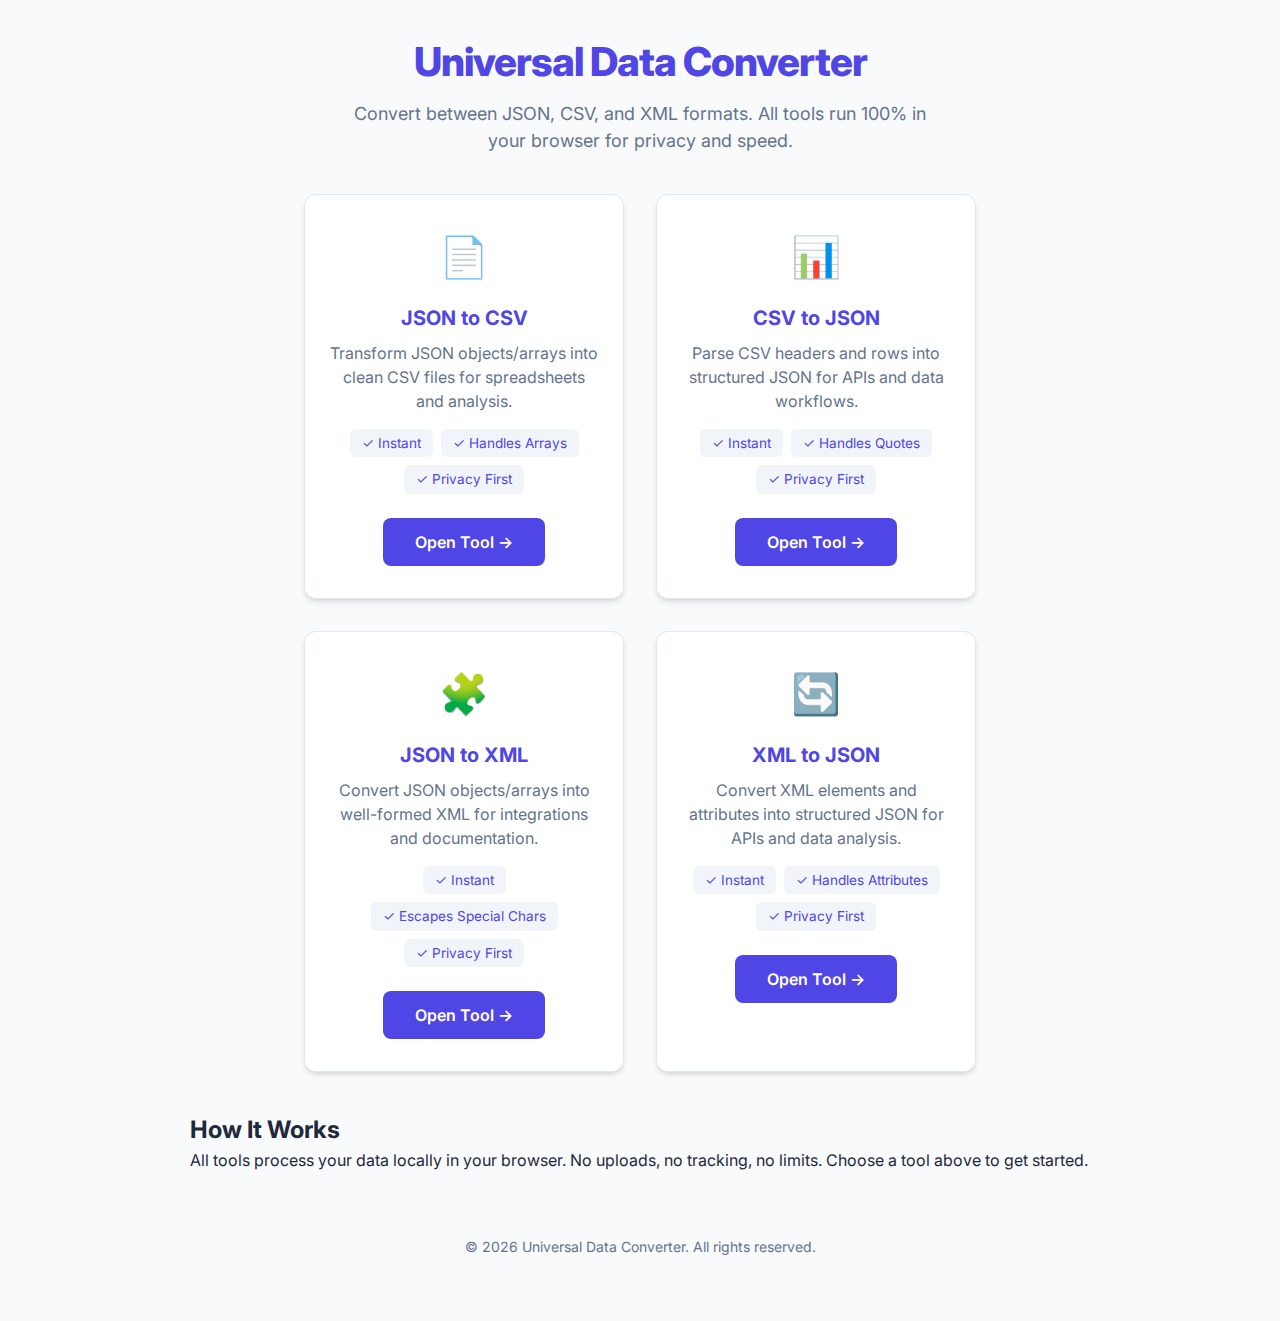
<file: index.html>
<!DOCTYPE html>
<html lang="en">

<head>
    <meta charset="UTF-8">
    <meta name="viewport" content="width=device-width, initial-scale=1.0">
    <title>Universal Data Converter — JSON, CSV, XML</title>
    <meta name="description"
        content="Convert between JSON, CSV, and XML formats. Free, fast, and privacy-focused online tools. All in one place.">
    <meta property="og:title" content="Universal Data Converter">
    <meta property="og:description" content="Convert JSON, CSV, and XML with free, fast, and privacy-first tools.">
    <meta property="og:type" content="website">
    <link rel="stylesheet" href="css/styles.css">
    <script async src="https://pagead2.googlesyndication.com/pagead/js/adsbygoogle.js?client=ca-pub-6696643120887220"
        crossorigin="anonymous"></script>
    <meta name="google-adsense-account" content="ca-pub-6696643120887220">
</head>

<body>
    <div class="container">
        <header>
            <h1>Universal Data Converter</h1>
            <p class="description">Convert between JSON, CSV, and XML formats. All tools run 100% in your browser for
                privacy and speed.</p>
        </header>
        <main>
            <div class="tools-grid">
                <div class="tool-card">
                    <div class="tool-icon">📄</div>
                    <h2>JSON to CSV</h2>
                    <p>Transform JSON objects/arrays into clean CSV files for spreadsheets and analysis.</p>
                    <div class="tool-features">
                        <span class="feature">✓ Instant</span>
                        <span class="feature">✓ Handles Arrays</span>
                        <span class="feature">✓ Privacy First</span>
                    </div>
                    <a href="tools/json-to-csv.html" class="btn">Open Tool →</a>
                </div>
                <div class="tool-card">
                    <div class="tool-icon">📊</div>
                    <h2>CSV to JSON</h2>
                    <p>Parse CSV headers and rows into structured JSON for APIs and data workflows.</p>
                    <div class="tool-features">
                        <span class="feature">✓ Instant</span>
                        <span class="feature">✓ Handles Quotes</span>
                        <span class="feature">✓ Privacy First</span>
                    </div>
                    <a href="tools/csv-to-json.html" class="btn">Open Tool →</a>
                </div>
                <div class="tool-card">
                    <div class="tool-icon">🧩</div>
                    <h2>JSON to XML</h2>
                    <p>Convert JSON objects/arrays into well-formed XML for integrations and documentation.</p>
                    <div class="tool-features">
                        <span class="feature">✓ Instant</span>
                        <span class="feature">✓ Escapes Special Chars</span>
                        <span class="feature">✓ Privacy First</span>
                    </div>
                    <a href="tools/json-to-xml.html" class="btn">Open Tool →</a>
                </div>
                <div class="tool-card">
                    <div class="tool-icon">🔄</div>
                    <h2>XML to JSON</h2>
                    <p>Convert XML elements and attributes into structured JSON for APIs and data analysis.</p>
                    <div class="tool-features">
                        <span class="feature">✓ Instant</span>
                        <span class="feature">✓ Handles Attributes</span>
                        <span class="feature">✓ Privacy First</span>
                    </div>
                    <a href="tools/xml-to-json.html" class="btn">Open Tool →</a>
                </div>
            </div>
            <section class="instructions">
                <h2>How It Works</h2>
                <p>All tools process your data locally in your browser. No uploads, no tracking, no limits. Choose a
                    tool above to get started.</p>
            </section>
        </main>
        <footer>
            <p>&copy; 2026 Universal Data Converter. All rights reserved.</p>
        </footer>
    </div>
    <script src="js/analytics.js"></script>
    <script>initAnalytics('G-66CY0Q6VPS');</script>
</body>

</html>
</file>
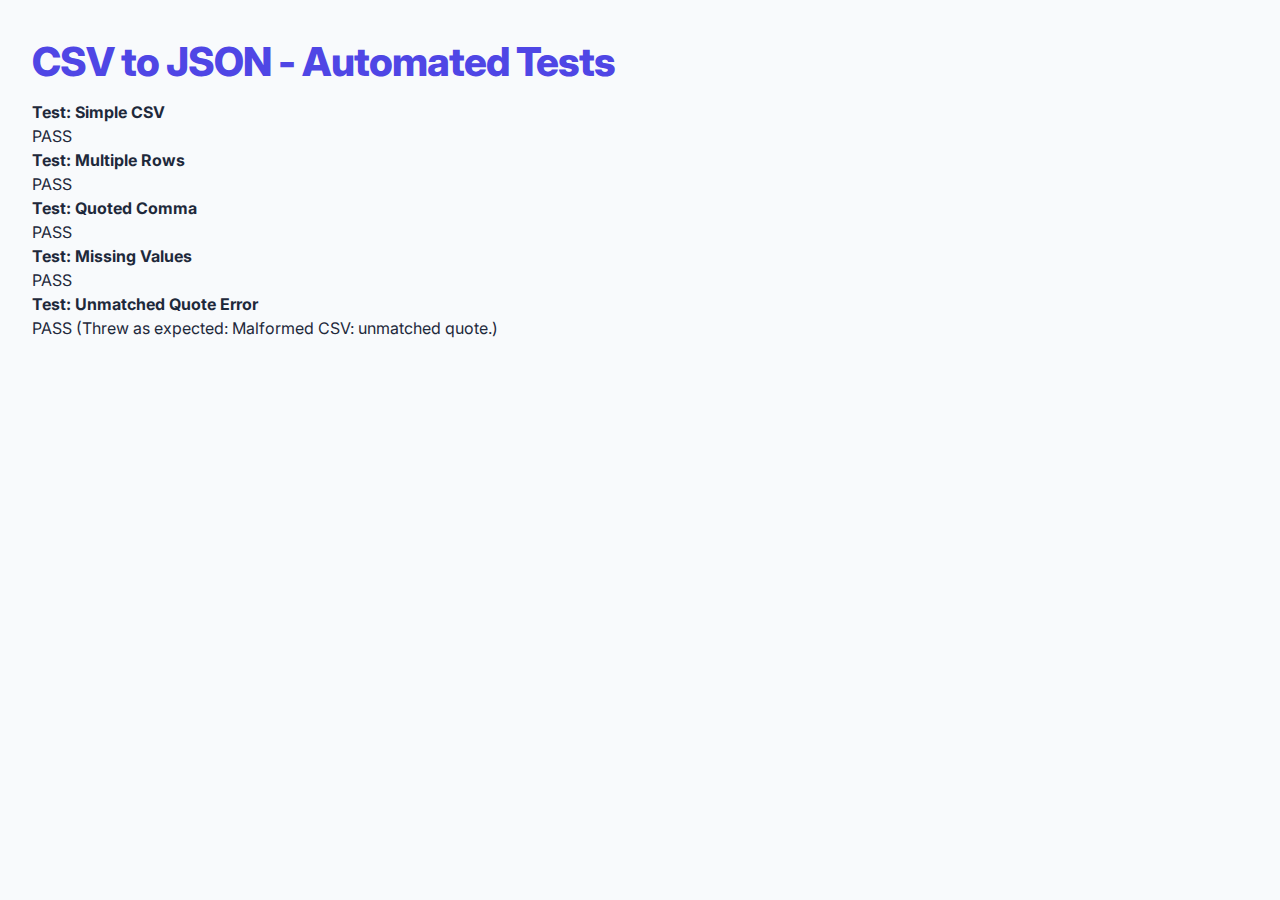
<file: tests/csv-to-json.test.html>
<!DOCTYPE html>
<html lang="en">
<head>
    <meta charset="UTF-8">
    <title>CSV to JSON Converter - Tests</title>
    <link rel="stylesheet" href="../css/styles.css">
    <style>body{padding:2rem;}</style>
</head>
<body>
    <h1>CSV to JSON - Automated Tests</h1>
    <div id="results"></div>
    <script src="../js/csv-to-json.js"></script>
    <script>
        const resultsEl = document.getElementById('results');
        function runTest(name, input, expected, shouldThrow = false) {
            const div = document.createElement('div');
            div.className = 'test-case';
            div.innerHTML = `<strong>Test: ${name}</strong><br>`;
            try {
                const result = csvToJson(input);
                if (shouldThrow) {
                    div.innerHTML += `<span class='fail'>FAIL: Expected to throw but returned result.</span>`;
                } else if (result.trim() === expected.trim()) {
                    div.innerHTML += `<span class='pass'>PASS</span>`;
                } else {
                    div.innerHTML += `<span class='fail'>FAIL</span><br>Expected:<pre>${expected}</pre>Got:<pre>${result}</pre>`;
                }
            } catch (err) {
                if (shouldThrow) {
                    div.innerHTML += `<span class='pass'>PASS (Threw as expected: ${err.message})</span>`;
                } else {
                    div.innerHTML += `<span class='fail'>FAIL: Threw unexpected error: ${err.message}</span>`;
                }
            }
            resultsEl.appendChild(div);
        }
        runTest('Simple CSV', 'a,b\n1,2', '[\n  {\n    "a": "1",\n    "b": "2"\n  }\n]');
        runTest('Multiple Rows', 'name,age\nAlice,25\nBob,30', '[\n  {\n    "name": "Alice",\n    "age": "25"\n  },\n  {\n    "name": "Bob",\n    "age": "30"\n  }\n]');
        runTest('Quoted Comma', 'name,city\n"Doe, Jane",NY', '[\n  {\n    "name": "Doe, Jane",\n    "city": "NY"\n  }\n]');
        runTest('Missing Values', 'name,title,age\nAlice,Dev,\nBob,,30', '[\n  {\n    "name": "Alice",\n    "title": "Dev",\n    "age": ""\n  },\n  {\n    "name": "Bob",\n    "title": "",\n    "age": "30"\n  }\n]');
        runTest('Unmatched Quote Error', 'name,quote\n"Alice,Hello', '', true);
        console.log('Tests complete.');
    </script>
</body>
</html>
</file>
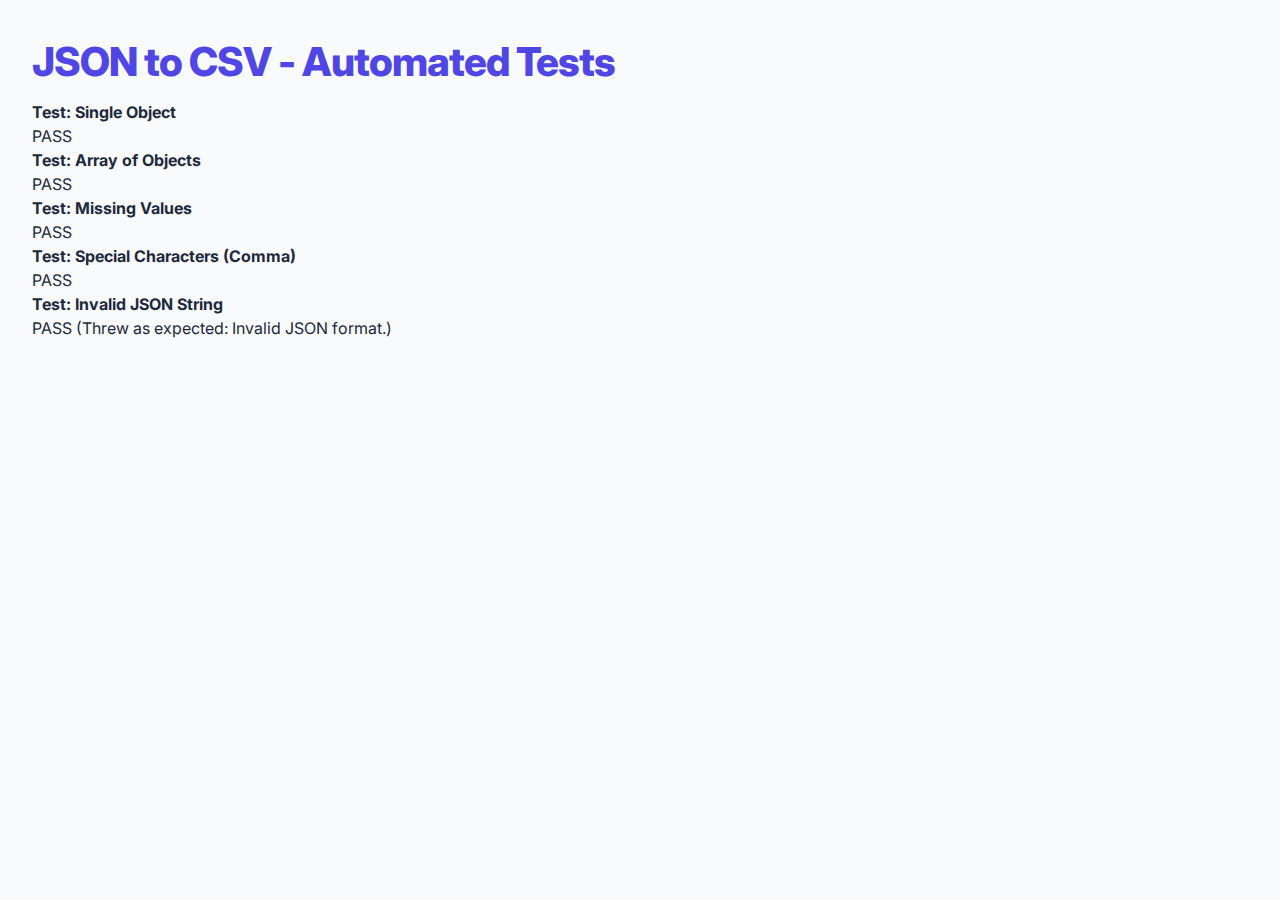
<file: tests/json-to-csv.test.html>
<!DOCTYPE html>
<html lang="en">
<head>
    <meta charset="UTF-8">
    <title>JSON to CSV Converter - Tests</title>
    <link rel="stylesheet" href="../css/styles.css">
    <style>body{padding:2rem;}</style>
</head>
<body>
    <h1>JSON to CSV - Automated Tests</h1>
    <div id="results"></div>
    <script src="../js/json-to-csv.js"></script>
    <script>
        const resultsEl = document.getElementById('results');
        function runTest(name, input, expected, shouldThrow = false) {
            const div = document.createElement('div');
            div.className = 'test-case';
            div.innerHTML = `<strong>Test: ${name}</strong><br>`;
            try {
                const result = jsonToCsv(input);
                if (shouldThrow) {
                    div.innerHTML += `<span class='fail'>FAIL: Expected to throw but returned result.</span>`;
                } else if (result.trim() === expected.trim()) {
                    div.innerHTML += `<span class='pass'>PASS</span>`;
                } else {
                    div.innerHTML += `<span class='fail'>FAIL</span><br>Expected:<pre>${expected}</pre>Got:<pre>${result}</pre>`;
                }
            } catch (err) {
                if (shouldThrow) {
                    div.innerHTML += `<span class='pass'>PASS (Threw as expected: ${err.message})</span>`;
                } else {
                    div.innerHTML += `<span class='fail'>FAIL: Threw unexpected error: ${err.message}</span>`;
                }
            }
            resultsEl.appendChild(div);
        }
        runTest('Single Object', {"a":1,"b":2}, 'a,b\n1,2');
        runTest('Array of Objects', [{"name":"Alice","age":25},{"name":"Bob","age":30}], 'name,age\nAlice,25\nBob,30');
        runTest('Missing Values', [{"name":"Alice","title":"Dev"},{"name":"Bob","age":30}], 'name,title,age\nAlice,Dev,\nBob,,30');
        runTest('Special Characters (Comma)', [{"name":"Doe, Jane","city":"NY"}], 'name,city\n"Doe, Jane",NY');
        runTest('Invalid JSON String', '{ invalid json ]', '', true);
        console.log('Tests complete.');
    </script>
</body>
</html>
</file>
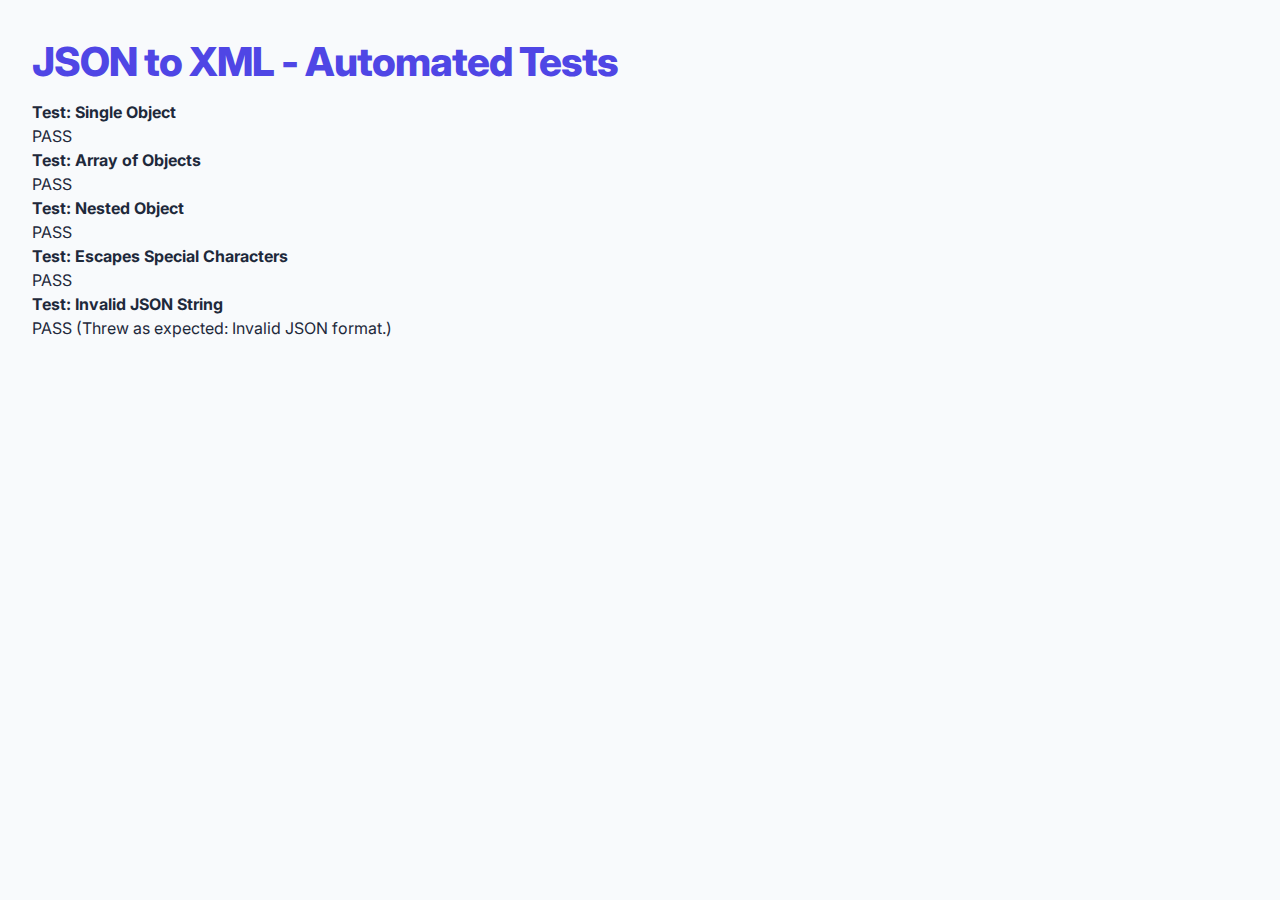
<file: tests/json-to-xml.test.html>
<!DOCTYPE html>
<html lang="en">
<head>
    <meta charset="UTF-8">
    <title>JSON to XML Converter - Tests</title>
    <link rel="stylesheet" href="../css/styles.css">
    <style>body{padding:2rem;}</style>
</head>
<body>
    <h1>JSON to XML - Automated Tests</h1>
    <div id="results"></div>
    <script src="../js/json-to-xml.js"></script>
    <script>
        const resultsEl = document.getElementById('results');
        function runTest(name, input, expected, shouldThrow = false) {
            const div = document.createElement('div');
            div.className = 'test-case';
            div.innerHTML = `<strong>Test: ${name}</strong><br>`;
            try {
                const result = jsonToXml(input);
                if (shouldThrow) {
                    div.innerHTML += `<span class='fail'>FAIL: Expected to throw but returned result.</span>`;
                } else if (result.trim() === expected.trim()) {
                    div.innerHTML += `<span class='pass'>PASS</span>`;
                } else {
                    div.innerHTML += `<span class='fail'>FAIL</span><br>Expected:<pre>${expected}</pre>Got:<pre>${result}</pre>`;
                }
            } catch (err) {
                if (shouldThrow) {
                    div.innerHTML += `<span class='pass'>PASS (Threw as expected: ${err.message})</span>`;
                } else {
                    div.innerHTML += `<span class='fail'>FAIL: Threw unexpected error: ${err.message}</span>`;
                }
            }
            resultsEl.appendChild(div);
        }
        runTest('Single Object', { "a": 1, "b": 2 }, '<root>\n  <a>1</a>\n  <b>2</b>\n</root>');
        runTest('Array of Objects', [ { "name": "Alice", "age": 25 }, { "name": "Bob", "age": 30 } ], '<root>\n  <item>\n    <name>Alice</name>\n    <age>25</age>\n  </item>\n  <item>\n    <name>Bob</name>\n    <age>30</age>\n  </item>\n</root>');
        runTest('Nested Object', { "user": { "name": "Jane", "address": { "city": "NY", "zip": "10001" } } }, '<root>\n  <user>\n    <name>Jane</name>\n    <address>\n      <city>NY</city>\n      <zip>10001</zip>\n    </address>\n  </user>\n</root>');
        runTest('Escapes Special Characters', { "note": '5 > 3 & 2 < 4 "ok"' }, '<root>\n  <note>5 &gt; 3 &amp; 2 &lt; 4 &quot;ok&quot;</note>\n</root>');
        runTest('Invalid JSON String', '{ invalid json ]', '', true);
        console.log('Tests complete.');
    </script>
</body>
</html>
</file>
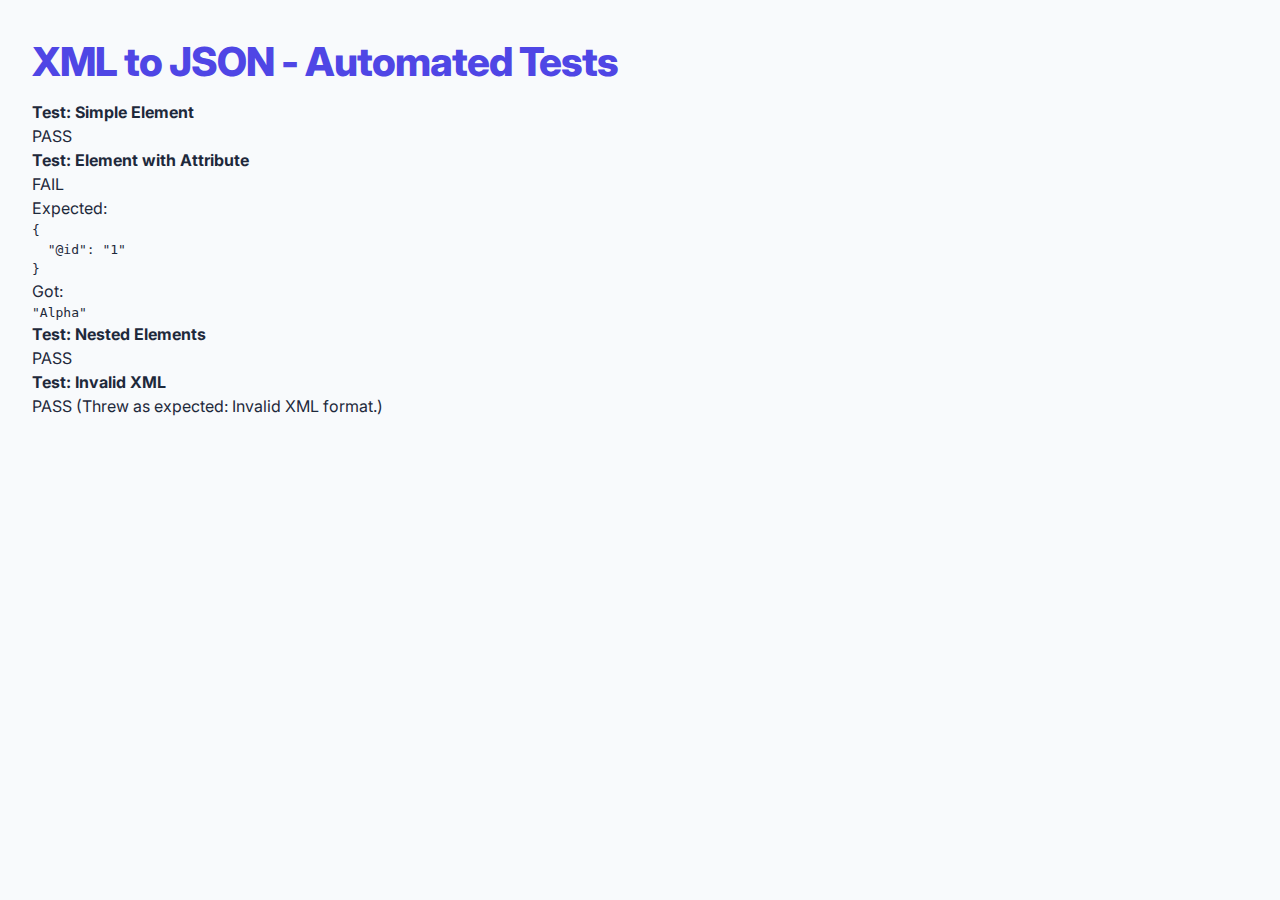
<file: tests/xml-to-json.test.html>
<!DOCTYPE html>
<html lang="en">
<head>
    <meta charset="UTF-8">
    <title>XML to JSON Converter - Tests</title>
    <link rel="stylesheet" href="../css/styles.css">
    <style>body{padding:2rem;}</style>
</head>
<body>
    <h1>XML to JSON - Automated Tests</h1>
    <div id="results"></div>
    <script src="../js/xml-to-json.js"></script>
    <script>
        const resultsEl = document.getElementById('results');
        function runTest(name, input, expected, shouldThrow = false) {
            const div = document.createElement('div');
            div.className = 'test-case';
            div.innerHTML = `<strong>Test: ${name}</strong><br>`;
            try {
                const result = xmlToJson(input);
                if (shouldThrow) {
                    div.innerHTML += `<span class='fail'>FAIL: Expected to throw but returned result.</span>`;
                } else if (result.trim() === expected.trim()) {
                    div.innerHTML += `<span class='pass'>PASS</span>`;
                } else {
                    div.innerHTML += `<span class='fail'>FAIL</span><br>Expected:<pre>${expected}</pre>Got:<pre>${result}</pre>`;
                }
            } catch (err) {
                if (shouldThrow) {
                    div.innerHTML += `<span class='pass'>PASS (Threw as expected: ${err.message})</span>`;
                } else {
                    div.innerHTML += `<span class='fail'>FAIL: Threw unexpected error: ${err.message}</span>`;
                }
            }
            resultsEl.appendChild(div);
        }
        runTest('Simple Element', '<root>value</root>', '"value"');
        runTest('Element with Attribute', '<item id="1">Alpha</item>', '{\n  "@id": "1"\n}');
        runTest('Nested Elements', '<root><item>Alpha</item><item>Beta</item></root>', '{\n  "item": [\n    "Alpha",\n    "Beta"\n  ]\n}');
        runTest('Invalid XML', '<root><item></root>', '', true);
        console.log('Tests complete.');
    </script>
</body>
</html>
</file>
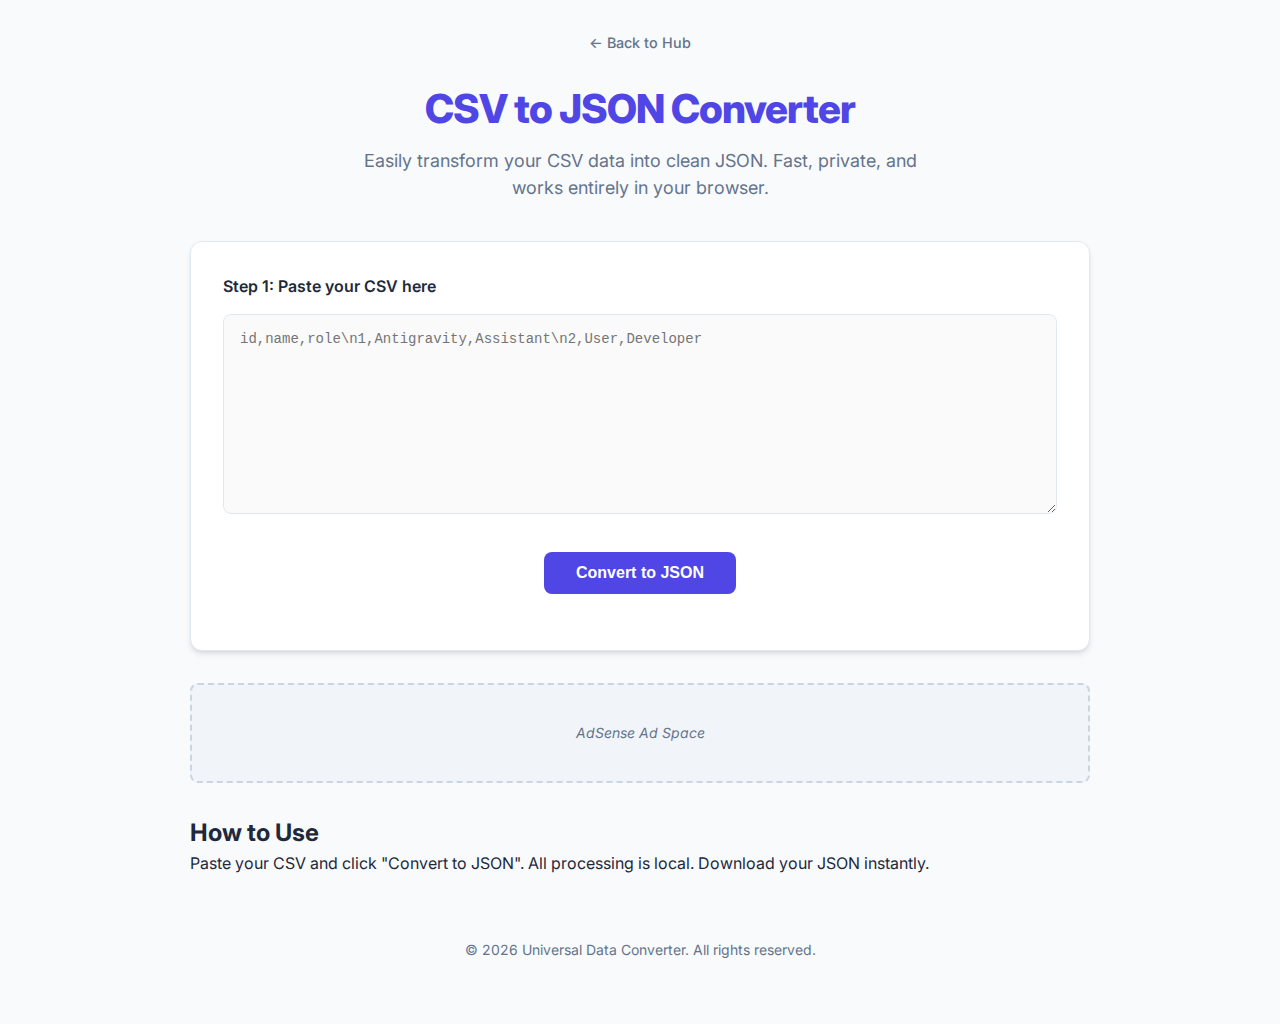
<file: tools/csv-to-json.html>
<!-- CSV to JSON Tool (standalone page) -->
<!DOCTYPE html>
<html lang="en">

<head>
    <meta charset="UTF-8">
    <meta name="viewport" content="width=device-width, initial-scale=1.0">
    <title>CSV to JSON Converter</title>
    <meta name="description" content="Convert CSV to JSON online. Fast, private, and free.">
    <link rel="stylesheet" href="../css/styles.css">
    <script async src="https://pagead2.googlesyndication.com/pagead/js/adsbygoogle.js?client=ca-pub-6696643120887220"
        crossorigin="anonymous"></script>
    <meta name="google-adsense-account" content="ca-pub-6696643120887220">
</head>

<body>
    <div class="container">
        <header>
            <a href="../index.html" class="back-link">← Back to Hub</a>
            <h1>CSV to JSON Converter</h1>
            <p class="description">Easily transform your CSV data into clean JSON. Fast, private, and works entirely in
                your browser.</p>
        </header>
        <main>
            <div class="card">
                <h2 class="section-title">Step 1: Paste your CSV here</h2>
                <textarea id="csvInput"
                    placeholder="id,name,role\n1,Antigravity,Assistant\n2,User,Developer"></textarea>
                <div id="errorMessage" class="error-msg"></div>
                <div class="btn-container">
                    <button id="convertBtn" class="btn btn-primary">Convert to JSON</button>
                </div>
            </div>
            <div class="ads-placeholder">AdSense Ad Space</div>
            <div class="card" id="outputSection" style="display: none;">
                <h2 class="section-title">Step 2: Your JSON Result</h2>
                <textarea id="jsonOutput" readonly></textarea>
                <div class="btn-container">
                    <button id="downloadBtn" class="btn btn-success">Download JSON File</button>
                </div>
            </div>
            <section class="instructions">
                <h2>How to Use</h2>
                <p>Paste your CSV and click "Convert to JSON". All processing is local. Download your JSON instantly.
                </p>
            </section>
        </main>
        <footer>
            <p>&copy; 2026 Universal Data Converter. All rights reserved.</p>
        </footer>
    </div>
    <script src="../js/csv-to-json.js"></script>
    <script src="../js/downloader.js"></script>
    <script src="../js/analytics.js"></script>
    <script>
        initAnalytics('G-66CY0Q6VPS');
        const csvInput = document.getElementById('csvInput');
        const jsonOutput = document.getElementById('jsonOutput');
        const convertBtn = document.getElementById('convertBtn');
        const downloadBtn = document.getElementById('downloadBtn');
        const outputSection = document.getElementById('outputSection');
        const errorMessage = document.getElementById('errorMessage');
        window.addEventListener('load', () => {
            const savedCsv = localStorage.getItem('csvToJson_input');
            if (savedCsv) csvInput.value = savedCsv;
        });
        csvInput.addEventListener('input', () => {
            localStorage.setItem('csvToJson_input', csvInput.value);
        });
        convertBtn.addEventListener('click', () => {
            const input = csvInput.value.trim();
            if (!input) return showError('Please enter some CSV data.');
            try {
                const json = csvToJson(input);
                jsonOutput.value = json;
                outputSection.style.display = 'block';
                downloadBtn.style.display = 'inline-flex';
                errorMessage.style.display = 'none';
            } catch (err) {
                showError(err.message);
            }
        });
        downloadBtn.addEventListener('click', () => {
            const content = jsonOutput.value;
            if (content) downloadJson(content, 'converted_data.json');
        });
        function showError(msg) {
            errorMessage.textContent = msg;
            errorMessage.style.display = 'block';
            outputSection.style.display = 'none';
        }
    </script>
</body>

</html>
</file>
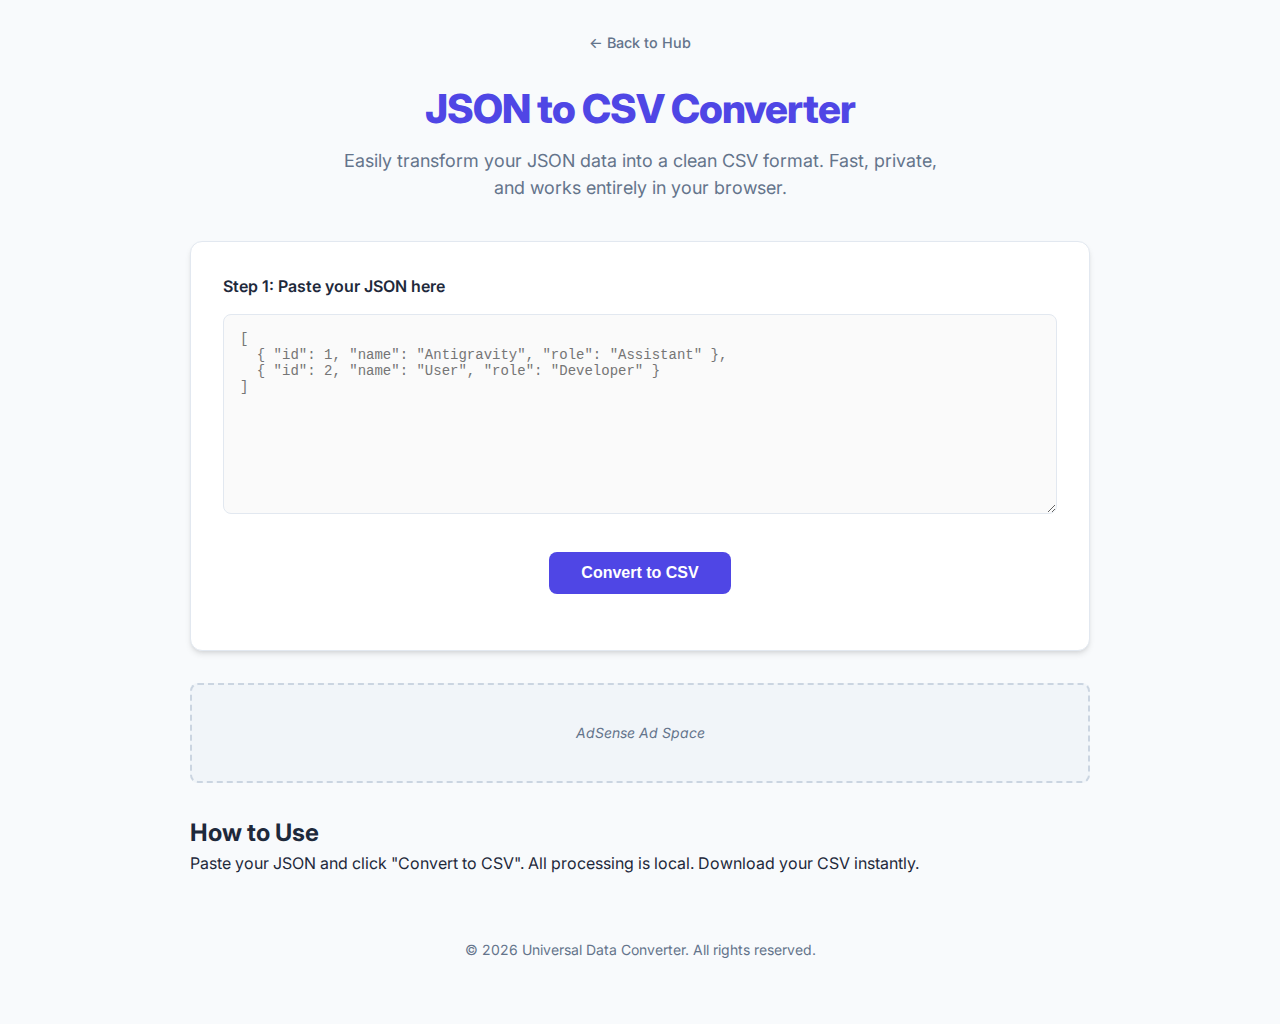
<file: tools/json-to-csv.html>
<!-- JSON to CSV Tool (standalone page) -->
<!DOCTYPE html>
<html lang="en">

<head>
    <meta charset="UTF-8">
    <meta name="viewport" content="width=device-width, initial-scale=1.0">
    <title>JSON to CSV Converter</title>
    <meta name="description" content="Convert JSON to CSV online. Fast, private, and free.">
    <link rel="stylesheet" href="../css/styles.css">
    <script async src="https://pagead2.googlesyndication.com/pagead/js/adsbygoogle.js?client=ca-pub-6696643120887220"
        crossorigin="anonymous"></script>
    <meta name="google-adsense-account" content="ca-pub-6696643120887220">
</head>

<body>
    <div class="container">
        <header>
            <a href="../index.html" class="back-link">← Back to Hub</a>
            <h1>JSON to CSV Converter</h1>
            <p class="description">Easily transform your JSON data into a clean CSV format. Fast, private, and works
                entirely in your browser.</p>
        </header>
        <main>
            <div class="card">
                <h2 class="section-title">Step 1: Paste your JSON here</h2>
                <textarea id="jsonInput" placeholder='[
  { "id": 1, "name": "Antigravity", "role": "Assistant" },
  { "id": 2, "name": "User", "role": "Developer" }
]'></textarea>
                <div id="errorMessage" class="error-msg"></div>
                <div class="btn-container">
                    <button id="convertBtn" class="btn btn-primary">Convert to CSV</button>
                </div>
            </div>
            <div class="ads-placeholder">AdSense Ad Space</div>
            <div class="card" id="outputSection" style="display: none;">
                <h2 class="section-title">Step 2: Your CSV Result</h2>
                <textarea id="csvOutput" readonly></textarea>
                <div class="btn-container">
                    <button id="downloadBtn" class="btn btn-success">Download CSV File</button>
                </div>
            </div>
            <section class="instructions">
                <h2>How to Use</h2>
                <p>Paste your JSON and click "Convert to CSV". All processing is local. Download your CSV instantly.</p>
            </section>
        </main>
        <footer>
            <p>&copy; 2026 Universal Data Converter. All rights reserved.</p>
        </footer>
    </div>
    <script src="../js/json-to-csv.js"></script>
    <script src="../js/downloader.js"></script>
    <script src="../js/analytics.js"></script>
    <script>
        initAnalytics('G-66CY0Q6VPS');
        const jsonInput = document.getElementById('jsonInput');
        const csvOutput = document.getElementById('csvOutput');
        const convertBtn = document.getElementById('convertBtn');
        const downloadBtn = document.getElementById('downloadBtn');
        const outputSection = document.getElementById('outputSection');
        const errorMessage = document.getElementById('errorMessage');
        window.addEventListener('load', () => {
            const savedJson = localStorage.getItem('jsonToCsv_input');
            if (savedJson) jsonInput.value = savedJson;
        });
        jsonInput.addEventListener('input', () => {
            localStorage.setItem('jsonToCsv_input', jsonInput.value);
        });
        convertBtn.addEventListener('click', () => {
            const input = jsonInput.value.trim();
            if (!input) return showError('Please enter some JSON data.');
            try {
                const csv = jsonToCsv(input);
                csvOutput.value = csv;
                outputSection.style.display = 'block';
                downloadBtn.style.display = 'inline-flex';
                errorMessage.style.display = 'none';
            } catch (err) {
                showError(err.message);
            }
        });
        downloadBtn.addEventListener('click', () => {
            const content = csvOutput.value;
            if (content) downloadCsv(content, 'converted_data.csv');
        });
        function showError(msg) {
            errorMessage.textContent = msg;
            errorMessage.style.display = 'block';
            outputSection.style.display = 'none';
        }
    </script>
</body>

</html>
</file>
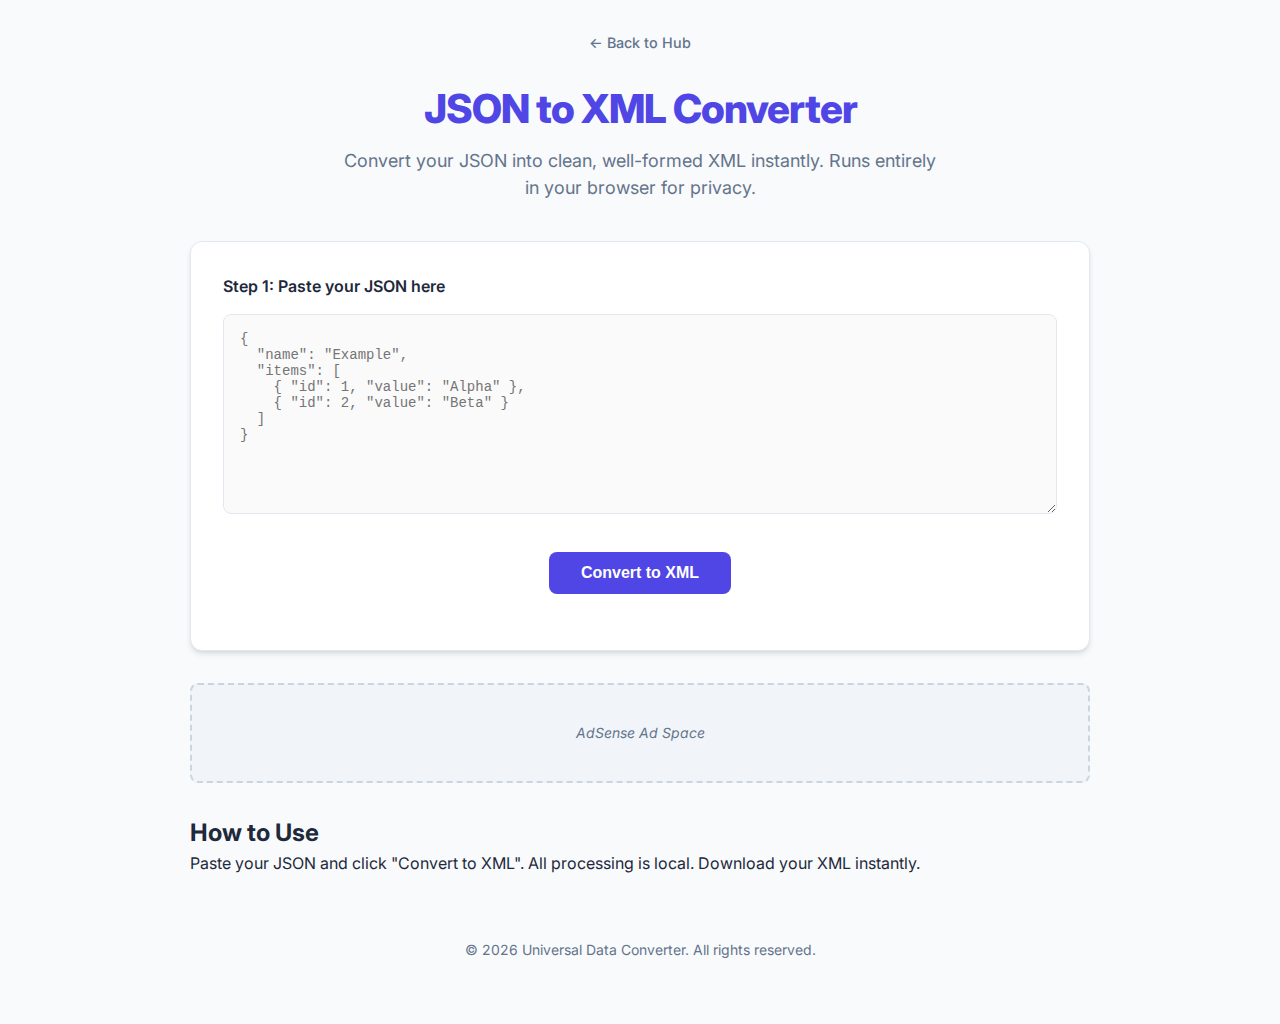
<file: tools/json-to-xml.html>
<!-- JSON to XML Tool (standalone page) -->
<!DOCTYPE html>
<html lang="en">

<head>
    <meta charset="UTF-8">
    <meta name="viewport" content="width=device-width, initial-scale=1.0">
    <title>JSON to XML Converter</title>
    <meta name="description" content="Convert JSON to XML online. Fast, private, and free.">
    <link rel="stylesheet" href="../css/styles.css">
    <script async src="https://pagead2.googlesyndication.com/pagead/js/adsbygoogle.js?client=ca-pub-6696643120887220"
        crossorigin="anonymous"></script>
    <meta name="google-adsense-account" content="ca-pub-6696643120887220">
</head>

<body>
    <div class="container">
        <header>
            <a href="../index.html" class="back-link">← Back to Hub</a>
            <h1>JSON to XML Converter</h1>
            <p class="description">Convert your JSON into clean, well-formed XML instantly. Runs entirely in your
                browser for privacy.</p>
        </header>
        <main>
            <div class="card">
                <h2 class="section-title">Step 1: Paste your JSON here</h2>
                <textarea id="jsonInput" placeholder='{
  "name": "Example",
  "items": [
    { "id": 1, "value": "Alpha" },
    { "id": 2, "value": "Beta" }
  ]
}'></textarea>
                <div id="errorMessage" class="error-msg"></div>
                <div class="btn-container">
                    <button id="convertBtn" class="btn btn-primary">Convert to XML</button>
                </div>
            </div>
            <div class="ads-placeholder">AdSense Ad Space</div>
            <div class="card" id="outputSection" style="display: none;">
                <h2 class="section-title">Step 2: Your XML Result</h2>
                <textarea id="xmlOutput" readonly></textarea>
                <div class="btn-container">
                    <button id="downloadBtn" class="btn btn-success">Download XML File</button>
                </div>
            </div>
            <section class="instructions">
                <h2>How to Use</h2>
                <p>Paste your JSON and click "Convert to XML". All processing is local. Download your XML instantly.</p>
            </section>
        </main>
        <footer>
            <p>&copy; 2026 Universal Data Converter. All rights reserved.</p>
        </footer>
    </div>
    <script src="../js/json-to-xml.js"></script>
    <script src="../js/downloader.js"></script>
    <script src="../js/analytics.js"></script>
    <script>
        initAnalytics('G-66CY0Q6VPS');
        const jsonInput = document.getElementById('jsonInput');
        const xmlOutput = document.getElementById('xmlOutput');
        const convertBtn = document.getElementById('convertBtn');
        const downloadBtn = document.getElementById('downloadBtn');
        const outputSection = document.getElementById('outputSection');
        const errorMessage = document.getElementById('errorMessage');
        window.addEventListener('load', () => {
            const savedJson = localStorage.getItem('jsonToXml_input');
            if (savedJson) jsonInput.value = savedJson;
        });
        jsonInput.addEventListener('input', () => {
            localStorage.setItem('jsonToXml_input', jsonInput.value);
        });
        convertBtn.addEventListener('click', () => {
            const input = jsonInput.value.trim();
            if (!input) return showError('Please enter some JSON data.');
            try {
                const xml = jsonToXml(input, 'root');
                xmlOutput.value = xml;
                outputSection.style.display = 'block';
                downloadBtn.style.display = 'inline-flex';
                errorMessage.style.display = 'none';
            } catch (err) {
                showError(err.message);
            }
        });
        downloadBtn.addEventListener('click', () => {
            const content = xmlOutput.value;
            if (content) downloadXml(content, 'converted_data.xml');
        });
        function showError(msg) {
            errorMessage.textContent = msg;
            errorMessage.style.display = 'block';
            outputSection.style.display = 'none';
        }
    </script>
</body>

</html>
</file>
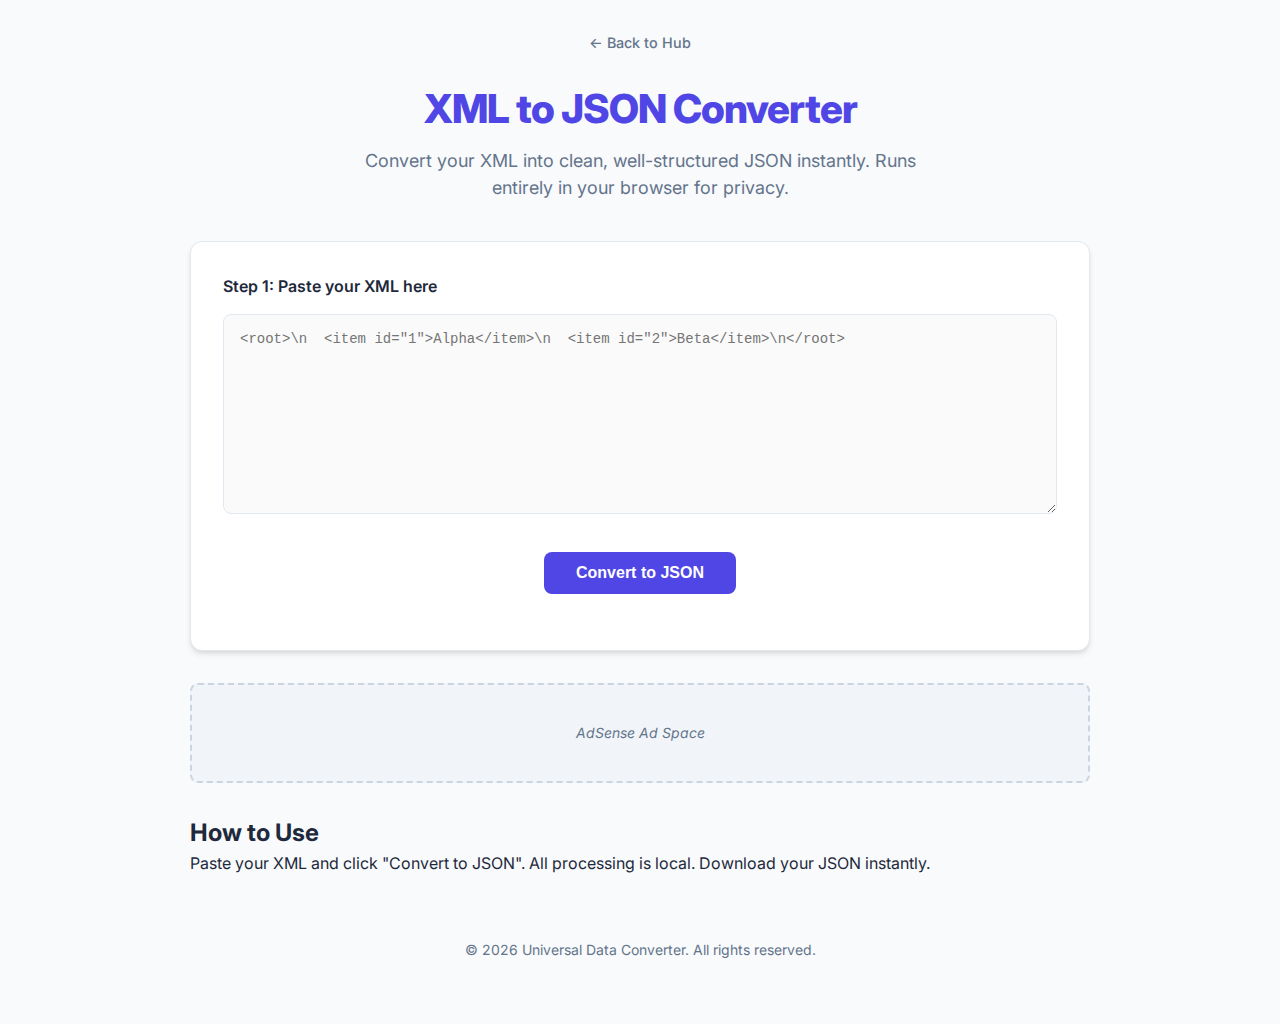
<file: tools/xml-to-json.html>
<!-- XML to JSON Tool (standalone page) -->
<!DOCTYPE html>
<html lang="en">

<head>
    <meta charset="UTF-8">
    <meta name="viewport" content="width=device-width, initial-scale=1.0">
    <title>XML to JSON Converter</title>
    <meta name="description" content="Convert XML to JSON online. Fast, private, and free.">
    <link rel="stylesheet" href="../css/styles.css">
    <script async src="https://pagead2.googlesyndication.com/pagead/js/adsbygoogle.js?client=ca-pub-6696643120887220"
        crossorigin="anonymous"></script>
    <meta name="google-adsense-account" content="ca-pub-6696643120887220">
</head>

<body>
    <div class="container">
        <header>
            <a href="../index.html" class="back-link">← Back to Hub</a>
            <h1>XML to JSON Converter</h1>
            <p class="description">Convert your XML into clean, well-structured JSON instantly. Runs entirely in your
                browser for privacy.</p>
        </header>
        <main>
            <div class="card">
                <h2 class="section-title">Step 1: Paste your XML here</h2>
                <textarea id="xmlInput"
                    placeholder='<root>\n  <item id="1">Alpha</item>\n  <item id="2">Beta</item>\n</root>'></textarea>
                <div id="errorMessage" class="error-msg"></div>
                <div class="btn-container">
                    <button id="convertBtn" class="btn btn-primary">Convert to JSON</button>
                </div>
            </div>
            <div class="ads-placeholder">AdSense Ad Space</div>
            <div class="card" id="outputSection" style="display: none;">
                <h2 class="section-title">Step 2: Your JSON Result</h2>
                <textarea id="jsonOutput" readonly></textarea>
                <div class="btn-container">
                    <button id="downloadBtn" class="btn btn-success">Download JSON File</button>
                </div>
            </div>
            <section class="instructions">
                <h2>How to Use</h2>
                <p>Paste your XML and click "Convert to JSON". All processing is local. Download your JSON instantly.
                </p>
            </section>
        </main>
        <footer>
            <p>&copy; 2026 Universal Data Converter. All rights reserved.</p>
        </footer>
    </div>
    <script src="../js/xml-to-json.js"></script>
    <script src="../js/downloader.js"></script>
    <script src="../js/analytics.js"></script>
    <script>
        initAnalytics('G-66CY0Q6VPS');
        const xmlInput = document.getElementById('xmlInput');
        const jsonOutput = document.getElementById('jsonOutput');
        const convertBtn = document.getElementById('convertBtn');
        const downloadBtn = document.getElementById('downloadBtn');
        const outputSection = document.getElementById('outputSection');
        const errorMessage = document.getElementById('errorMessage');
        window.addEventListener('load', () => {
            const savedXml = localStorage.getItem('xmlToJson_input');
            if (savedXml) xmlInput.value = savedXml;
        });
        xmlInput.addEventListener('input', () => {
            localStorage.setItem('xmlToJson_input', xmlInput.value);
        });
        convertBtn.addEventListener('click', () => {
            const input = xmlInput.value.trim();
            if (!input) return showError('Please enter some XML data.');
            try {
                const json = xmlToJson(input);
                jsonOutput.value = json;
                outputSection.style.display = 'block';
                downloadBtn.style.display = 'inline-flex';
                errorMessage.style.display = 'none';
            } catch (err) {
                showError(err.message);
            }
        });
        downloadBtn.addEventListener('click', () => {
            const content = jsonOutput.value;
            if (content) downloadJson(content, 'converted_data.json');
        });
        function showError(msg) {
            errorMessage.textContent = msg;
            errorMessage.style.display = 'block';
            outputSection.style.display = 'none';
        }
    </script>
</body>

</html>
</file>
<file: css/styles.css>
@import url('https://fonts.googleapis.com/css2?family=Inter:wght@400;500;600;700&display=swap');

:root {
    --primary-color: #4f46e5;
    --primary-hover: #4338ca;
    --bg-color: #f8fafc;
    --card-bg: #ffffff;
    --text-main: #1e293b;
    --text-muted: #64748b;
    --border-color: #e2e8f0;
    --success-color: #10b981;
    --error-color: #ef4444;
    --shadow: 0 4px 6px -1px rgb(0 0 0 / 0.1), 0 2px 4px -2px rgb(0 0 0 / 0.1);
    --radius: 12px;
}

* {
    box-sizing: border-box;
    margin: 0;
    padding: 0;
}

body {
    font-family: 'Inter', system-ui, -apple-system, sans-serif;
    background-color: var(--bg-color);
    color: var(--text-main);
    line-height: 1.5;
    padding: 2rem 1rem;
    min-height: 100vh;
}

.container {
    max-width: 900px;
    margin: 0 auto;
}

header {
    text-align: center;
    margin-bottom: 2.5rem;
    position: relative;
}

.back-link {
    display: table;
    margin: 0 auto 1.5rem auto;
    color: var(--text-muted);
    text-decoration: none;
    font-size: 0.9rem;
    font-weight: 500;
    transition: color 0.2s;
    border-bottom: 1px solid transparent;
}

.back-link:hover {
    color: var(--primary-color);
    border-bottom-color: var(--primary-color);
}

h1 {
    font-size: 2.5rem;
    font-weight: 800;
    color: var(--primary-color);
    margin-bottom: 0.5rem;
    letter-spacing: -0.025em;
}

.description {
    color: var(--text-muted);
    font-size: 1.125rem;
    max-width: 600px;
    margin: 0 auto;
}

.tools-grid {
    display: flex;
    flex-wrap: wrap;
    gap: 2rem;
    justify-content: center;
    margin-bottom: 2.5rem;
}

.tool-card {
    background: var(--card-bg);
    border-radius: var(--radius);
    box-shadow: var(--shadow);
    border: 1px solid var(--border-color);
    padding: 2rem 1.5rem;
    width: 320px;
    display: flex;
    flex-direction: column;
    align-items: center;
    transition: box-shadow 0.2s, transform 0.2s;
}

.tool-card:hover {
    box-shadow: 0 8px 24px 0 rgba(79, 70, 229, 0.12);
    transform: translateY(-2px) scale(1.01);
}

.tool-icon {
    font-size: 2.5rem;
    margin-bottom: 1rem;
}

.tool-card h2 {
    font-size: 1.25rem;
    margin-bottom: 0.5rem;
    color: var(--primary-color);
}

.tool-card p {
    color: var(--text-muted);
    font-size: 1rem;
    margin-bottom: 1rem;
    text-align: center;
}

.tool-features {
    display: flex;
    flex-wrap: wrap;
    gap: 0.5rem;
    margin-bottom: 1rem;
    justify-content: center;
}

.feature {
    background: #f1f5f9;
    color: var(--primary-color);
    border-radius: 6px;
    padding: 0.25rem 0.75rem;
    font-size: 0.85rem;
}

.btn {
    display: inline-flex;
    align-items: center;
    justify-content: center;
    padding: 0.75rem 2rem;
    font-size: 1rem;
    font-weight: 600;
    border-radius: 8px;
    cursor: pointer;
    transition: all 0.2s;
    border: none;
    color: white;
    background-color: var(--primary-color);
    text-decoration: none;
    margin-top: 0.5rem;
}

.btn:hover {
    background-color: var(--primary-hover);
    transform: translateY(-1px);
}

footer {
    text-align: center;
    margin-top: 4rem;
    padding-bottom: 2rem;
    color: var(--text-muted);
    font-size: 0.875rem;
}

@media (max-width: 900px) {
    .tools-grid {
        flex-direction: column;
        align-items: center;
    }

    .tool-card {
        width: 100%;
        max-width: 400px;
    }
}

/* --- Tool Page Specific Styles --- */
.card {
    background: var(--card-bg);
    border-radius: var(--radius);
    padding: 2rem;
    box-shadow: var(--shadow);
    margin-bottom: 2rem;
    border: 1px solid var(--border-color);
}

.section-title {
    font-size: 1rem;
    font-weight: 600;
    margin-bottom: 1rem;
    color: var(--text-main);
}

textarea {
    width: 100%;
    min-height: 200px;
    padding: 1rem;
    border: 1px solid var(--border-color);
    border-radius: 8px;
    font-family: 'Monaco', 'Menlo', 'Ubuntu Mono', monospace;
    font-size: 0.875rem;
    transition: border-color 0.2s, box-shadow 0.2s;
    resize: vertical;
    outline: none;
    background-color: #fafafa;
}

textarea:focus {
    border-color: var(--primary-color);
    box-shadow: 0 0 0 3px rgba(79, 70, 229, 0.1);
}

.btn-container {
    display: flex;
    justify-content: center;
    gap: 1rem;
    margin: 1.5rem 0;
}

.btn-primary {
    background-color: var(--primary-color) !important;
}

.btn-success {
    background-color: var(--success-color) !important;
}

.error-msg {
    color: var(--error-color);
    font-size: 0.875rem;
    margin-top: 0.5rem;
    display: none;
}

.ads-placeholder {
    background: #f1f5f9;
    border: 2px dashed #cbd5e1;
    border-radius: 8px;
    height: 100px;
    display: flex;
    align-items: center;
    justify-content: center;
    color: var(--text-muted);
    font-style: italic;
    margin: 2rem 0;
    font-size: 0.875rem;
}

@media (max-width: 640px) {
    .card {
        padding: 1.25rem;
    }

    .btn-container {
        flex-direction: column;
    }

    .btn {
        width: 100%;
    }
}
</file>
